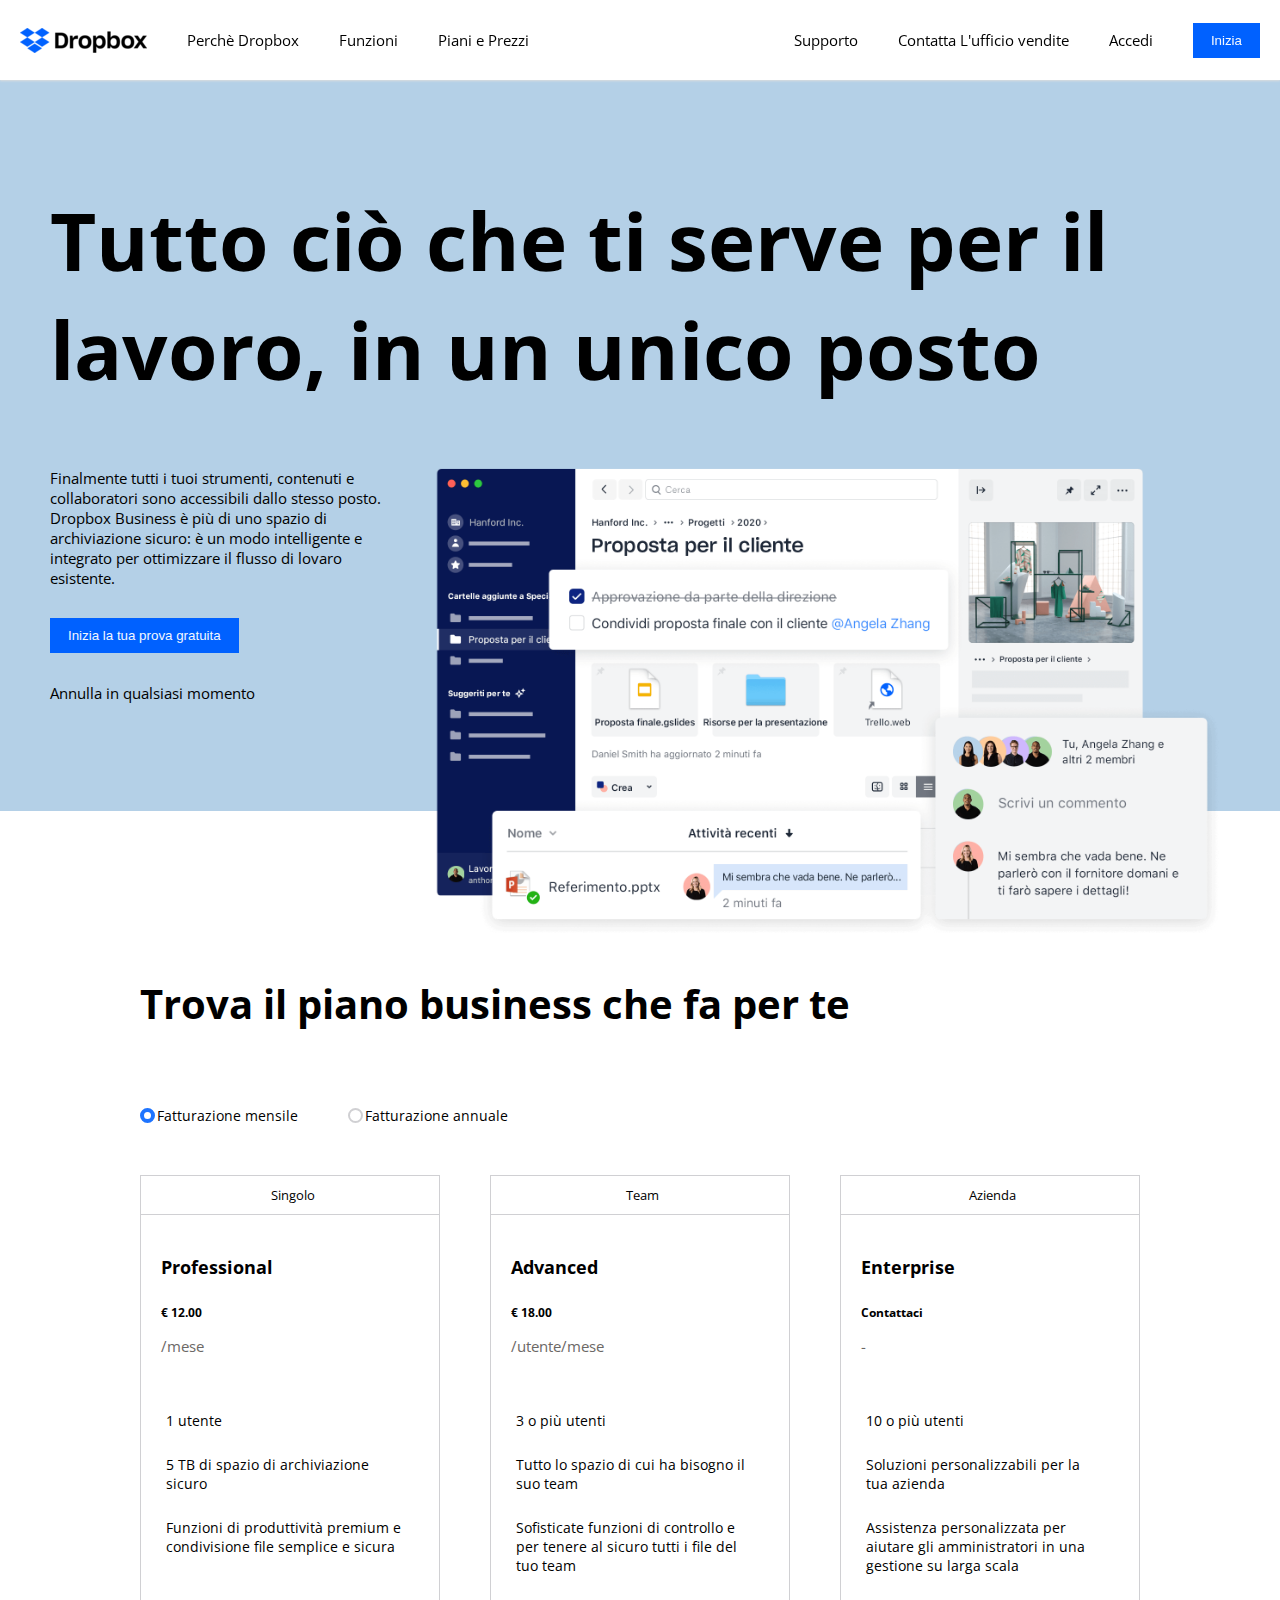
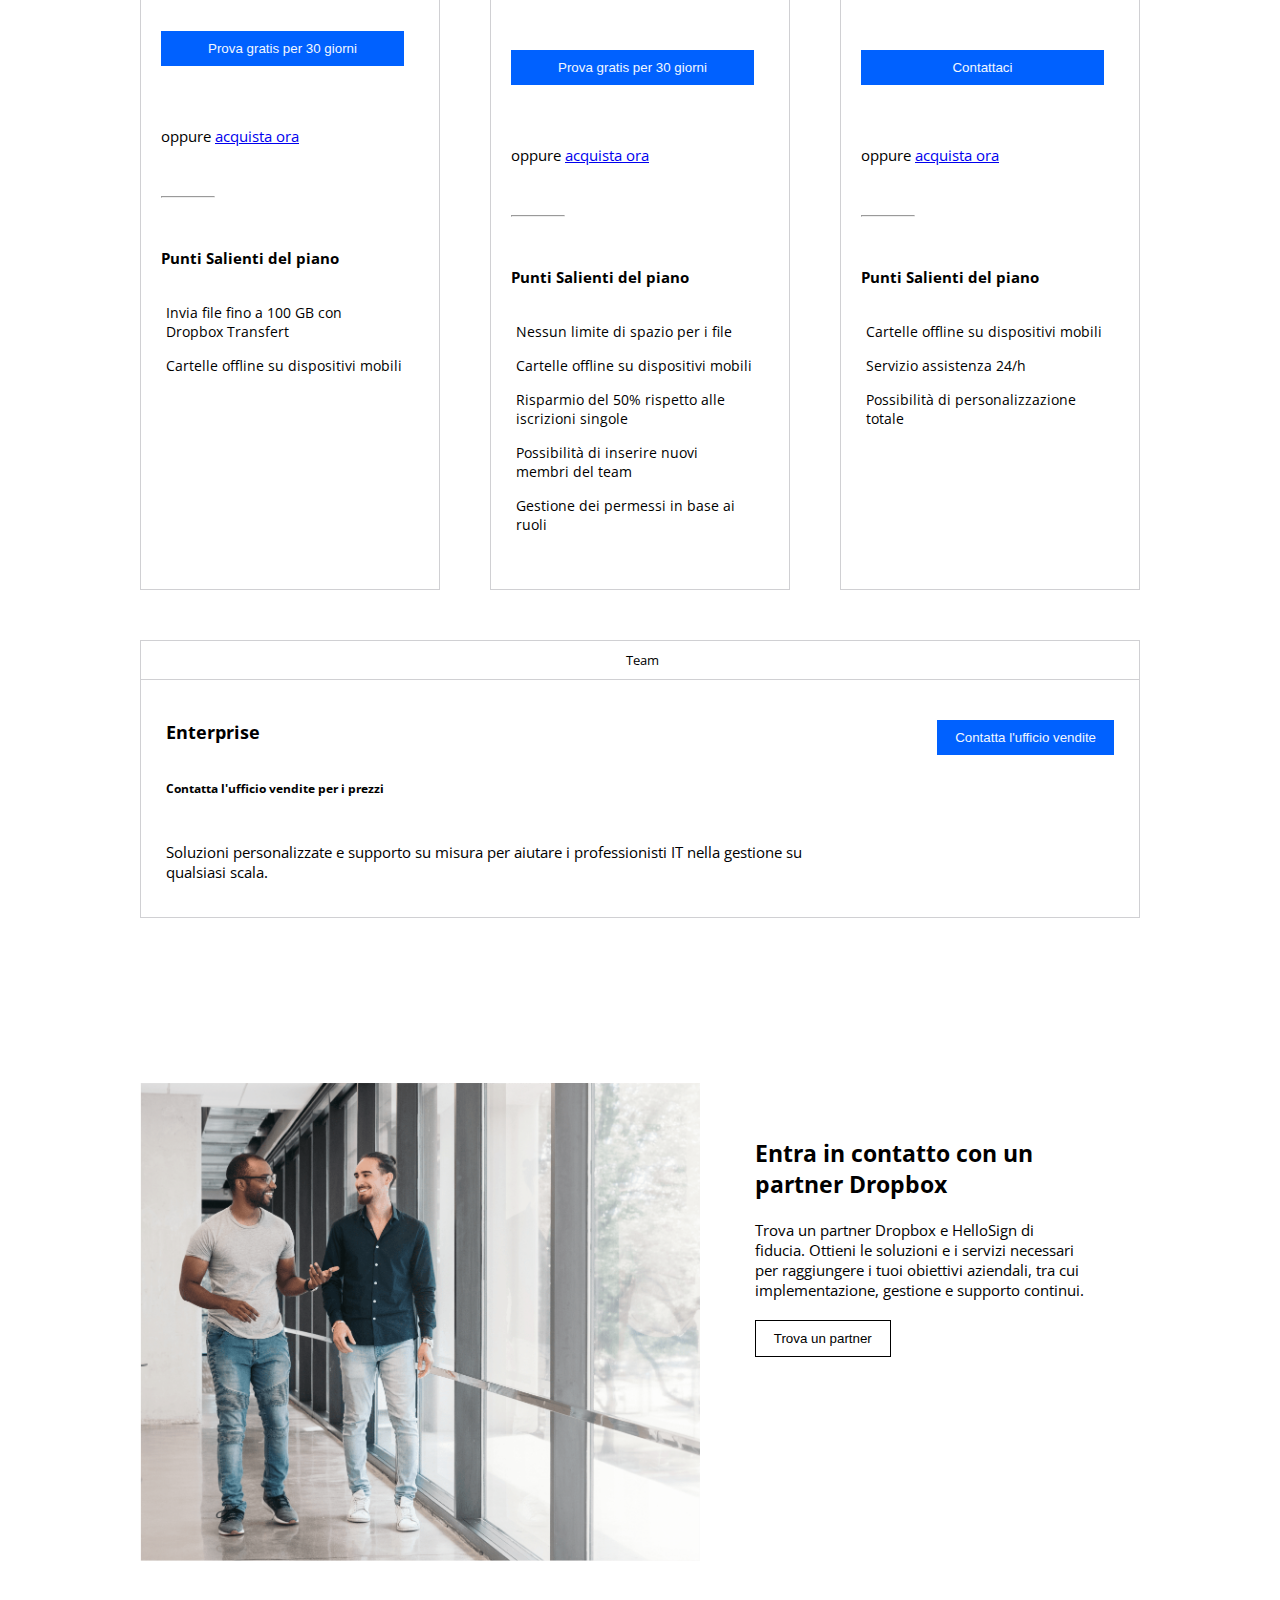
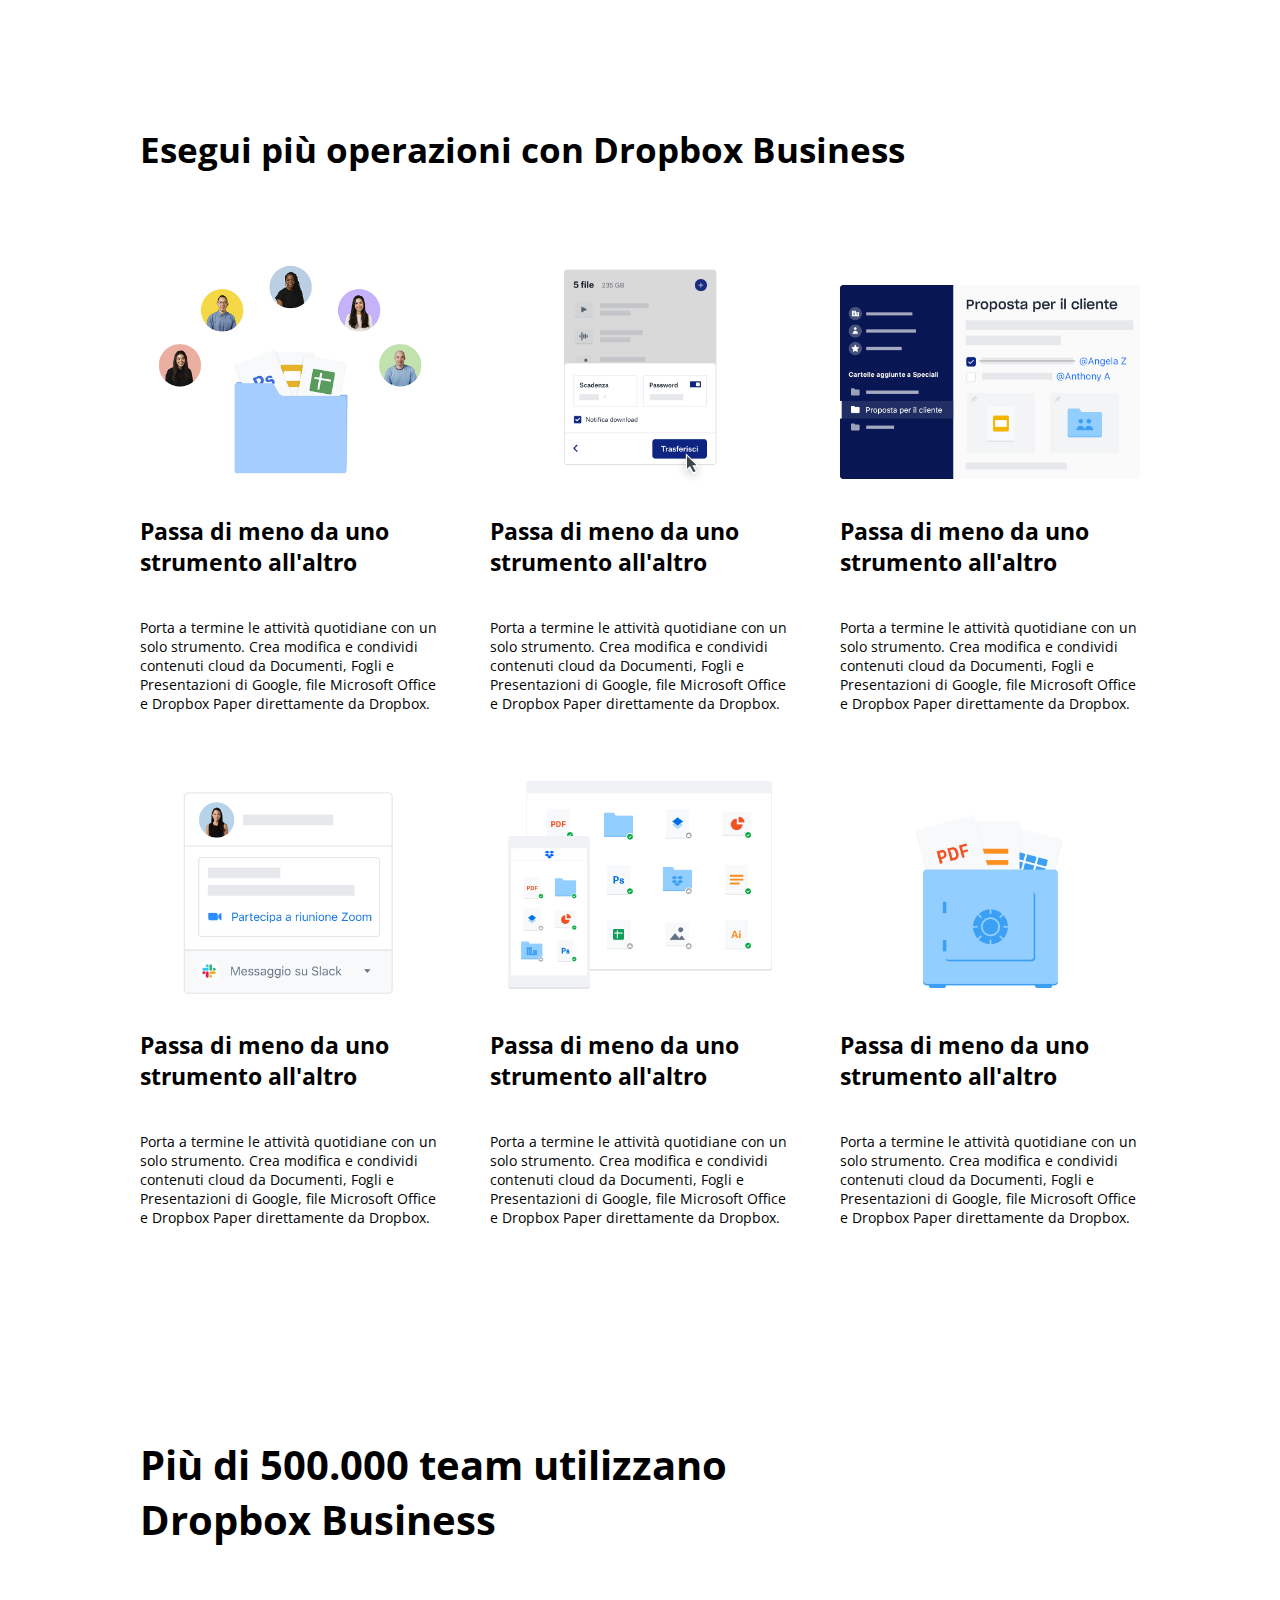
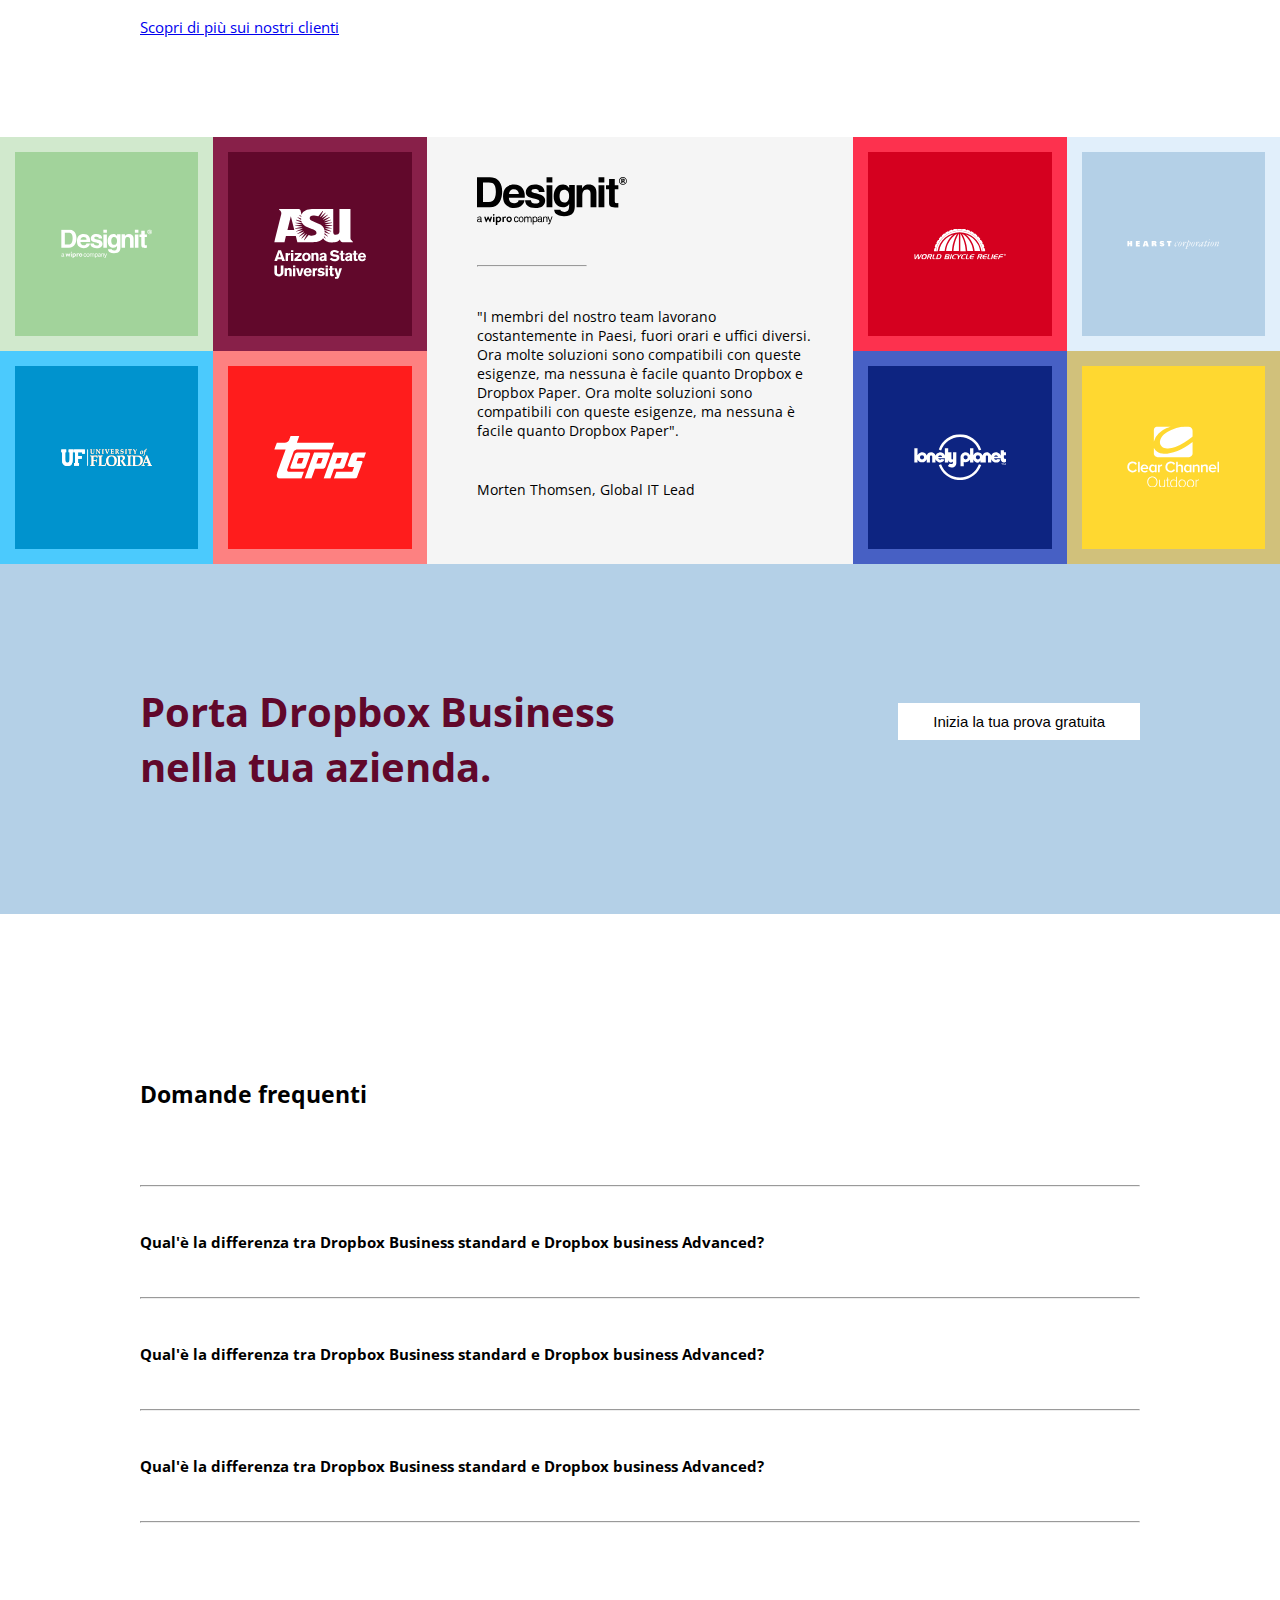
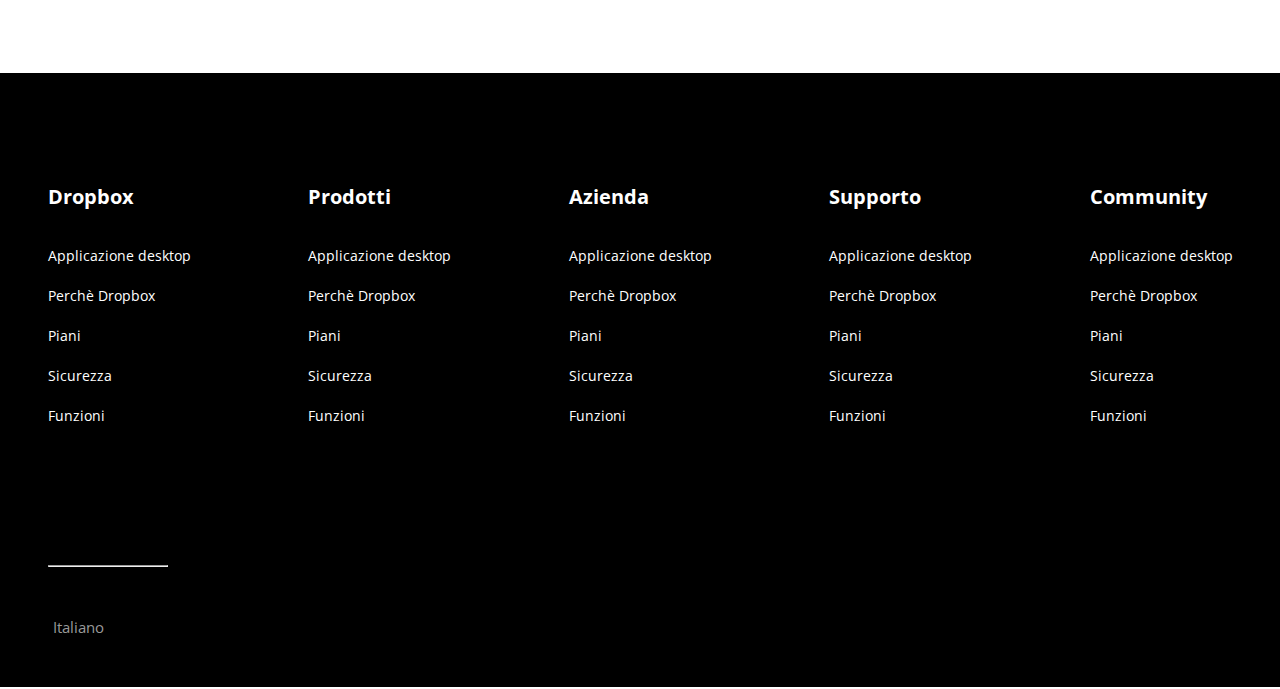
<file: index.html>
<!DOCTYPE html>
<html lang="en">

<head>
    <meta charset="UTF-8">
    <meta name="viewport" content="width=device-width, initial-scale=1.0">
    <title>Dropbox</title>
    <link rel="icon" type="image/x-icon" href="img/dropbox_tile_logo_icon_168230.png">

    <!-- font Open Sans e font-awesome -->
    <link rel="preconnect" href="https://fonts.googleapis.com">
    <link rel="preconnect" href="https://fonts.gstatic.com" crossorigin>
    <link href="https://fonts.googleapis.com/css2?family=Open+Sans:wght@400;800&display=swap" rel="stylesheet">
    <link rel="stylesheet" href="https://cdnjs.cloudflare.com/ajax/libs/font-awesome/6.4.2/css/all.min.css"
        integrity="sha512-z3gLpd7yknf1YoNbCzqRKc4qyor8gaKU1qmn+CShxbuBusANI9QpRohGBreCFkKxLhei6S9CQXFEbbKuqLg0DA=="
        crossorigin="anonymous" referrerpolicy="no-referrer" />

    <!-- my css -->
    <link rel="stylesheet" href="css/style.css">

</head>

<body>
    <!-- intestazione -->

    <header>

        <!-- header nav -->
        <nav class="container-nav">
            <div class="nav-left">
                <img src="img/logo-small.png" alt="logo">
                <ul class="list-header">
                    <li><a href="perchèdropbox.html">Perchè Dropbox</a></li>
                    <li><a href="perchèdropbox.html">Funzioni</a></li>
                    <li><a href="perchèdropbox.html">Piani e Prezzi</a></li>
                </ul>
            </div>
            <div class="nav-right">
                <ul class="list-header">
                    <li><a href="perchèdropbox.html">Supporto</a></li>
                    <li><a href="perchèdropbox.html">Contatta L'ufficio vendite</a></li>
                    <li><a href="perchèdropbox.html">Accedi</a></li>
                </ul>
                <button class="btn">Inizia</button>
            </div>
        </nav>
        <!-- /header nav -->

    </header>
    <!-- /intestazione -->

    <!-- main -->
    <!-- jumbotron -->
    <div class="mega-container">
        <div class="big-cont">
            <div class="header-titolo">
                <h1>Tutto ciò che ti serve per il lavoro, in un unico posto</h1>
            </div>
            <div class="flex-header">
                <div class="left-bottom">
                    <p>Finalmente tutti i tuoi strumenti, contenuti e collaboratori sono accessibili dallo stesso
                        posto.
                        Dropbox Business è più di uno spazio di archiviazione sicuro: è un modo intelligente e
                        integrato
                        per
                        ottimizzare il flusso di lovaro esistente. <br> <button class="btn">Inizia la tua prova
                            gratuita</button><br>
                        Annulla in qualsiasi momento
                    </p>
                    <span><i class="fa-solid fa-arrow-down"></i></span>
                </div>
                <div class="right-bottom">
                    <img class="jumbo-img" src="img/jumbo.png" alt="jumbo-img">
                </div>
            </div>
        </div>
    </div>
    <!-- /jumbotron -->

    <!-- main primi 3 blocchi -->
    <main>
        <div class="mini-cont">
            <h2 class="bottom-75">Trova il piano business che fa per te</h2>
            <div class="input">
                <span class="cerchi"><span class="cerchio1"></span>Fatturazione mensile</span>
                <span class="cerchi"><span class="cerchio2"></span>Fatturazione annuale</span>
            </div>

            <div class="blocchi">

                <!-- blocco1 -->
                <div class="blocco">
                    <div class="piano"><i class="fa-solid fa-user"></i> Singolo</div>
                    <div class="prezzo-piano">
                        <h3>Professional</h3>
                        <span class="prezzo">€ 12.00</span>
                        <span class="utente">/mese</span>
                        <div class="dettaglio-piano">
                            <ul>
                                <li><i class="fa-solid fa-user"></i> 1 utente</li>
                                <li><i class="fa-solid fa-folder"></i>
                                    5 TB di spazio di archiviazione
                                    sicuro
                                </li>
                                <li><i class="fa-solid fa-share-nodes"></i> Funzioni di produttività premium e
                                    condivisione file semplice e sicura</li>
                            </ul>
                            <button class="btn prova">Prova gratis per 30 giorni</button>
                        </div>
                        <div>oppure <a href="#">acquista ora</a></div>
                        <hr class="line-blocchi">
                        <h4>Punti Salienti del piano</h4>
                        <div class="punti-salienti">
                            <ul>
                                <li><i class="fa-solid fa-check"></i> Invia file fino a 100 GB con Dropbox Transfert
                                </li>
                                <li><i class="fa-solid fa-check"></i>
                                    Cartelle offline su dispositivi mobili
                                </li>
                            </ul>
                        </div>
                    </div>
                </div>
                <!-- /blocco1 -->

                <!-- blocco2 -->
                <div class="blocco">
                    <div class="piano"><i class="fa-solid fa-users"></i> Team</div>
                    <div class="prezzo-piano">
                        <h3>Advanced</h3>
                        <span class="prezzo">€ 18.00</span>
                        <span class="utente">/utente/mese</span>
                        <div class="dettaglio-piano">
                            <ul>
                                <li><i class="fa-solid fa-users"></i> 3 o più utenti</li>
                                <li><i class="fa-solid fa-folder"></i>
                                    Tutto lo spazio di cui ha bisogno il suo team
                                </li>
                                <li><i class="fa-solid fa-share-nodes"></i> Sofisticate funzioni di controllo e per
                                    tenere al sicuro tutti i file del tuo team</li>
                            </ul>
                            <button class="btn prova">Prova gratis per 30 giorni</button>
                        </div>
                        <div>oppure <a href="#">acquista ora</a></div>
                        <hr class="line-blocchi">
                        <h4>Punti Salienti del piano</h4>
                        <div class="punti-salienti">
                            <ul>
                                <li><i class="fa-solid fa-check"></i> Nessun limite di spazio per i file</li>
                                <li><i class="fa-solid fa-check"></i> Cartelle offline su dispositivi mobili</li>
                                <li><i class="fa-solid fa-check"></i> Risparmio del 50% rispetto alle iscrizioni singole
                                </li>
                                <li><i class="fa-solid fa-check"></i> Possibilità di inserire nuovi membri del team</li>
                                <li><i class="fa-solid fa-check"></i> Gestione dei permessi in base ai ruoli</li>
                            </ul>
                        </div>
                    </div>
                </div>
                <!-- /blocco2 -->

                <!-- blocco3 -->
                <div class="blocco">
                    <div class="piano"><i class="fa-solid fa-building"></i> Azienda</div>
                    <div class="prezzo-piano">
                        <h3>Enterprise</h3>
                        <span class="prezzo">Contattaci</span>
                        <span class="utente">-</span>
                        <div class="dettaglio-piano">
                            <ul>
                                <li><i class="fa-solid fa-user"></i> 10 o più utenti</li>
                                <li><i class="fa-solid fa-folder"></i>
                                    Soluzioni personalizzabili per la tua azienda
                                </li>
                                <li><i class="fa-solid fa-share-nodes"></i> Assistenza personalizzata per aiutare gli
                                    amministratori in una gestione su larga scala</li>
                            </ul>
                            <button class="btn prova">Contattaci</button>
                        </div>
                        <div>oppure <a href="#">acquista ora</a></div>
                        <hr class="line-blocchi">
                        <h4>Punti Salienti del piano</h4>
                        <div class="punti-salienti">
                            <ul>
                                <li><i class="fa-solid fa-check"></i> Cartelle offline su dispositivi mobili</li>
                                <li><i class="fa-solid fa-check"></i> Servizio assistenza 24/h</li>
                                <li><i class="fa-solid fa-check"></i> Possibilità di personalizzazione totale</li>
                            </ul>
                        </div>
                    </div>
                </div>
                <!-- /blocco3 -->
            </div>
        </div>
        <!-- /main primi 3 blocchi -->

        <!-- main blocco centrale -->

        <div class="blocco-centrale">
            <div class="central-cont">
                <div class="blocco-large">
                    <div class="piano-large"><i class="fa-solid fa-building"></i> Team</div>
                    <div class="prezzo-piano-centrale">
                        <div class="flex-botton">
                            <h3>Enterprise</h3>
                            <button class="btn">Contatta l'ufficio vendite</button>
                        </div>
                        <span class="prezzo">Contatta l'ufficio vendite per i prezzi</span>
                        <span class="solution">Soluzioni personalizzate e supporto su misura per aiutare i
                            professionisti IT nella
                            gestione su qualsiasi scala.
                        </span>
                    </div>

                </div>
            </div>
        </div>
        <!-- /main blocco centrale -->

        <!-- main foto partner -->
        <div class="mini-cont">
            <div class="foto-descrizione">
                <div class="foto-left"><img src="img/partner.png" alt="partner"></div>
                <div class="descrizione-right">
                    <h2>Entra in contatto con un partner Dropbox</h2>
                    <p>Trova un partner Dropbox e HelloSign di fiducia. Ottieni le soluzioni e i servizi necessari per
                        raggiungere i tuoi obiettivi aziendali, tra cui implementazione, gestione e supporto continui.
                    </p>
                    <button class="btn btn-white">Trova un partner</button>
                </div>
            </div>
        </div>
        <!-- /main foto partner -->

        <!-- main 6 box -->
        <div class="mini-cont">
            <h2 class="big-tit">Esegui più operazioni con Dropbox Business</h2>
            <div class="cont-box">
                <div class="box">
                    <div class="foto-box"><img src="img/business-feature-switching-tools.png" alt="tools"></div>
                    <div class="titolino-box">
                        <h2>Passa di meno da uno strumento all'altro</h2>
                    </div>
                    <div class="p-box">Porta a termine le attività quotidiane con un solo strumento. Crea modifica e
                        condividi contenuti cloud da Documenti, Fogli e Presentazioni di Google, file Microsoft Office e
                        Dropbox Paper direttamente da Dropbox.</div>
                </div>
                <div class="box">
                    <div class="foto-box"><img src="img/business-feature-send-files-it.png" alt="send-files"></div>
                    <div class="titolino-box">
                        <h2>Passa di meno da uno strumento all'altro</h2>
                    </div>
                    <div class="p-box">Porta a termine le attività quotidiane con un solo strumento. Crea modifica e
                        condividi contenuti cloud da Documenti, Fogli e Presentazioni di Google, file Microsoft Office e
                        Dropbox Paper direttamente da Dropbox.</div>
                </div>
                <div class="box">
                    <div class="foto-box"><img src="img/business-feature-coordinate-it.png" alt="coordinate-it"></div>
                    <div class="titolino-box">
                        <h2>Passa di meno da uno strumento all'altro</h2>
                    </div>
                    <div class="p-box">Porta a termine le attività quotidiane con un solo strumento. Crea modifica e
                        condividi contenuti cloud da Documenti, Fogli e Presentazioni di Google, file Microsoft Office e
                        Dropbox Paper direttamente da Dropbox.</div>
                </div>
                <div class="box">
                    <div class="foto-box"><img src="img/business-feature-integrations-it.png" alt="integrations"></div>
                    <div class="titolino-box">
                        <h2>Passa di meno da uno strumento all'altro</h2>
                    </div>
                    <div class="p-box">Porta a termine le attività quotidiane con un solo strumento. Crea modifica e
                        condividi contenuti cloud da Documenti, Fogli e Presentazioni di Google, file Microsoft Office e
                        Dropbox Paper direttamente da Dropbox.</div>
                </div>
                <div class="box">
                    <div class="foto-box"><img src="img/business-feature-multi-device.png" alt="multi-device"></div>
                    <div class="titolino-box">
                        <h2>Passa di meno da uno strumento all'altro</h2>
                    </div>
                    <div class="p-box">Porta a termine le attività quotidiane con un solo strumento. Crea modifica e
                        condividi contenuti cloud da Documenti, Fogli e Presentazioni di Google, file Microsoft Office e
                        Dropbox Paper direttamente da Dropbox.</div>
                </div>
                <div class="box">
                    <div class="foto-box"><img src="img/business-feature-security.png" alt="security"></div>
                    <div class="titolino-box">
                        <h2>Passa di meno da uno strumento all'altro</h2>
                    </div>
                    <div class="p-box">Porta a termine le attività quotidiane con un solo strumento. Crea modifica e
                        condividi contenuti cloud da Documenti, Fogli e Presentazioni di Google, file Microsoft Office e
                        Dropbox Paper direttamente da Dropbox.</div>
                </div>

            </div>
        </div>
        <!-- /main 6 box -->

        <!-- partner dropbox -->
        <div class="mini-cont">
            <h2 class="larg-70">Più di 500.000 team utilizzano Dropbox Business</h2>
            <a href="#">Scopri di più sui nostri clienti</a>
        </div>
        <!-- partner left -->
        <div class="cont-partner">
            <div class="partner-left">
                <div class="partner1 l-r"><img class="partner-img" src="img/designit.svg" alt="designit"></div>
                <div class="partner2 l-r"><img class="partner-img" src="img/arizona_state_university.svg" alt="arizona">
                </div>
                <div class="partner3 l-r"><img class="partner-img" src="img/university_of_florida.svg" alt="florida">
                </div>
                <div class="partner4 l-r"><img class="partner-img" src="img/topps.svg" alt="topps"></div>
            </div>
            <!-- /partner left -->
            <!-- partner center -->
            <div class="partner-center">
                <div class="partner"><img src="img/designit.svg" alt=""></div>
                <hr class="line">
                <div class="partner-p">
                    <p>"I membri del nostro team lavorano costantemente in Paesi, fuori orari e uffici diversi. Ora
                        molte soluzioni sono compatibili con queste esigenze, ma nessuna è facile quanto Dropbox e
                        Dropbox Paper. Ora molte soluzioni sono compatibili con queste esigenze, ma nessuna è facile
                        quanto Dropbox Paper".</p>
                </div>
                <div class="partner-aut">Morten Thomsen, Global IT Lead</div>
            </div>
            <!-- /partner center -->
            <!-- partner right -->
            <div class="partner-right">
                <div class="partner5 l-r"><img class="partner-img" src="img/world_bicycle_relief.svg" alt="bycicle">
                </div>
                <div class="partner6 l-r"><img class="partner-img" src="img/hearst_corp.svg" alt="hearst">
                </div>
                <div class="partner7 l-r"><img class="partner-img" src="img/lonely_planet.svg" alt="lonely"></div>
                <div class="partner8 l-r"><img class="partner-img" src="img/clear_channel.svg" alt="clear"></div>
            </div>
            <!-- /partner right -->
        </div>
        <!-- /partner dropbox -->

        <!-- diventa partner -->
        <div class="cont-diventa-pa">
            <div class="cont-pa">
                <div class="cont-left">
                    <h3 class="titolino-pa">Porta Dropbox Business nella tua azienda.</h3>
                </div>
                <div class="cont-right">
                    <button class="btn btn-inizia">Inizia la tua prova gratuita</button>
                </div>
            </div>
        </div>
        <!-- /diventa partner -->

        <!-- domande frequenti -->
        <div class="mini-cont">
            <h2 class="title-question">Domande frequenti</h2>
            <hr class="line-question">
            <div class="question-icon">
                <div class="domanda">Qual'è la differenza tra Dropbox Business standard e
                    Dropbox business Advanced?
                    <p class="bonus-p">Lorem ipsum dolor sit amet consectetur adipisicing elit. Veritatis, quas fuga
                        numquam amet tenetur adipisci mollitia nulla libero cumque quam quis officia culpa soluta
                        voluptas quo aut! Asperiores, voluptatibus minima!</p>
                </div>

                <div class="change-chevron"><i class="fa-solid fa-chevron-up"></i><i
                        class="fa-solid fa-chevron-down"></i></div>
            </div>
            <hr class="line-question">
            <div class="question-icon">
                <div class="domanda">Qual'è la differenza tra Dropbox Business standard e Dropbox business Advanced?
                    <p class="bonus-p">Lorem ipsum dolor sit amet consectetur adipisicing elit. Veritatis, quas fuga
                        numquam amet tenetur adipisci mollitia nulla libero cumque quam quis officia culpa soluta
                        voluptas quo aut! Asperiores, voluptatibus minima!</p>
                </div>
                <div class="change-chevron"><i class="fa-solid fa-chevron-up"></i><i
                        class="fa-solid fa-chevron-down"></i></div>
            </div>
            <hr class="line-question">
            <div class="question-icon">
                <div class="domanda">Qual'è la differenza tra Dropbox Business standard e Dropbox business Advanced?
                    <p class="bonus-p">Lorem ipsum dolor sit amet consectetur adipisicing elit. Veritatis, quas fuga
                        numquam amet tenetur adipisci mollitia nulla libero cumque quam quis officia culpa soluta
                        voluptas quo aut! Asperiores, voluptatibus minima!</p>
                </div>
                <div class="change-chevron"><i class="fa-solid fa-chevron-up"></i><i
                        class="fa-solid fa-chevron-down"></i></div>
            </div>
            <hr class="line-question2">
        </div>
        <!-- /domande frequenti -->

    </main>
    <!-- /main -->

    <!-- footer -->
    <footer>
        <div class="mega-foot">
            <div class="cont-footer">
                <div class="list">

                    <ul class="list-foot">
                        <li>
                            <h3 class="titolino-list">Dropbox</h3>
                        </li>
                        <li class="margin-list"><a class="link-foot" href="#">Applicazione desktop</a></li>
                        <li class="margin-list"><a class="link-foot" href="#">Perchè Dropbox</a></li>
                        <li class="margin-list"><a class="link-foot" href="#">Piani</a></li>
                        <li class="margin-list"><a class="link-foot" href="#">Sicurezza</a></li>
                        <li class="margin-list"><a class="link-foot" href="#">Funzioni</a></li>
                    </ul>

                    <ul class="list-foot">
                        <li>
                            <h3 class="titolino-list">Prodotti</h3>
                        </li>
                        <li class="margin-list"><a class="link-foot" href="#">Applicazione desktop</a></li>
                        <li class="margin-list"><a class="link-foot" href="#">Perchè Dropbox</a></li>
                        <li class="margin-list"><a class="link-foot" href="#">Piani</a></li>
                        <li class="margin-list"><a class="link-foot" href="#">Sicurezza</a></li>
                        <li class="margin-list"><a class="link-foot" href="#">Funzioni</a></li>
                    </ul>

                    <ul class="list-foot">
                        <li>
                            <h3 class="titolino-list">Azienda</h3>
                        </li>
                        <li class="margin-list"><a class="link-foot" href="#">Applicazione desktop</a></li>
                        <li class="margin-list"><a class="link-foot" href="#">Perchè Dropbox</a></li>
                        <li class="margin-list"><a class="link-foot" href="#">Piani</a></li>
                        <li class="margin-list"><a class="link-foot" href="#">Sicurezza</a></li>
                        <li class="margin-list"><a class="link-foot" href="#">Funzioni</a></li>
                    </ul>

                    <ul class="list-foot">
                        <li>
                            <h3 class="titolino-list">Supporto</h3>
                        </li>
                        <li class="margin-list"><a class="link-foot" href="#">Applicazione desktop</a></li>
                        <li class="margin-list"><a class="link-foot" href="#">Perchè Dropbox</a></li>
                        <li class="margin-list"><a class="link-foot" href="#">Piani</a></li>
                        <li class="margin-list"><a class="link-foot" href="#">Sicurezza</a></li>
                        <li class="margin-list"><a class="link-foot" href="#">Funzioni</a></li>
                    </ul>

                    <ul class="list-foot">
                        <li>
                            <h3 class="titolino-list">Community</h3>
                        </li>
                        <li class="margin-list"><a class="link-foot" href="#">Applicazione desktop</a></li>
                        <li class="margin-list"><a class="link-foot" href="#">Perchè Dropbox</a></li>
                        <li class="margin-list"><a class="link-foot" href="#">Piani</a></li>
                        <li class="margin-list"><a class="link-foot" href="#">Sicurezza</a></li>
                        <li class="margin-list"><a class="link-foot" href="#">Funzioni</a></li>
                    </ul>
                </div>
                <!-- linea e linguaggio -->
                <hr class="line-foot">
                <div class="lenguage">
                    <div class="select-leng"><i class="fa-solid fa-earth-americas"></i> Italiano <i
                            class="fa-solid fa-caret-up"></i>
                    </div>
                    <ul>
                        <li><a id="dec-a" href="#">German</a></li>
                        <li><a id="dec-a" href="#">English</a></li>
                        <li><a id="dec-a" href="#">Arabic</a></li>
                        <li><a id="dec-a" href="#">Spanish</a></li>
                        <li><a id="dec-a" href="#">Chinese</a></li>
                        <li><a id="dec-a" href="#">Japanese</a></li>
                    </ul>

                </div>

                <!-- /linea e linguaggio -->
            </div>
        </div>
    </footer>
    <!-- /footer -->

</body>

</html>
</file>
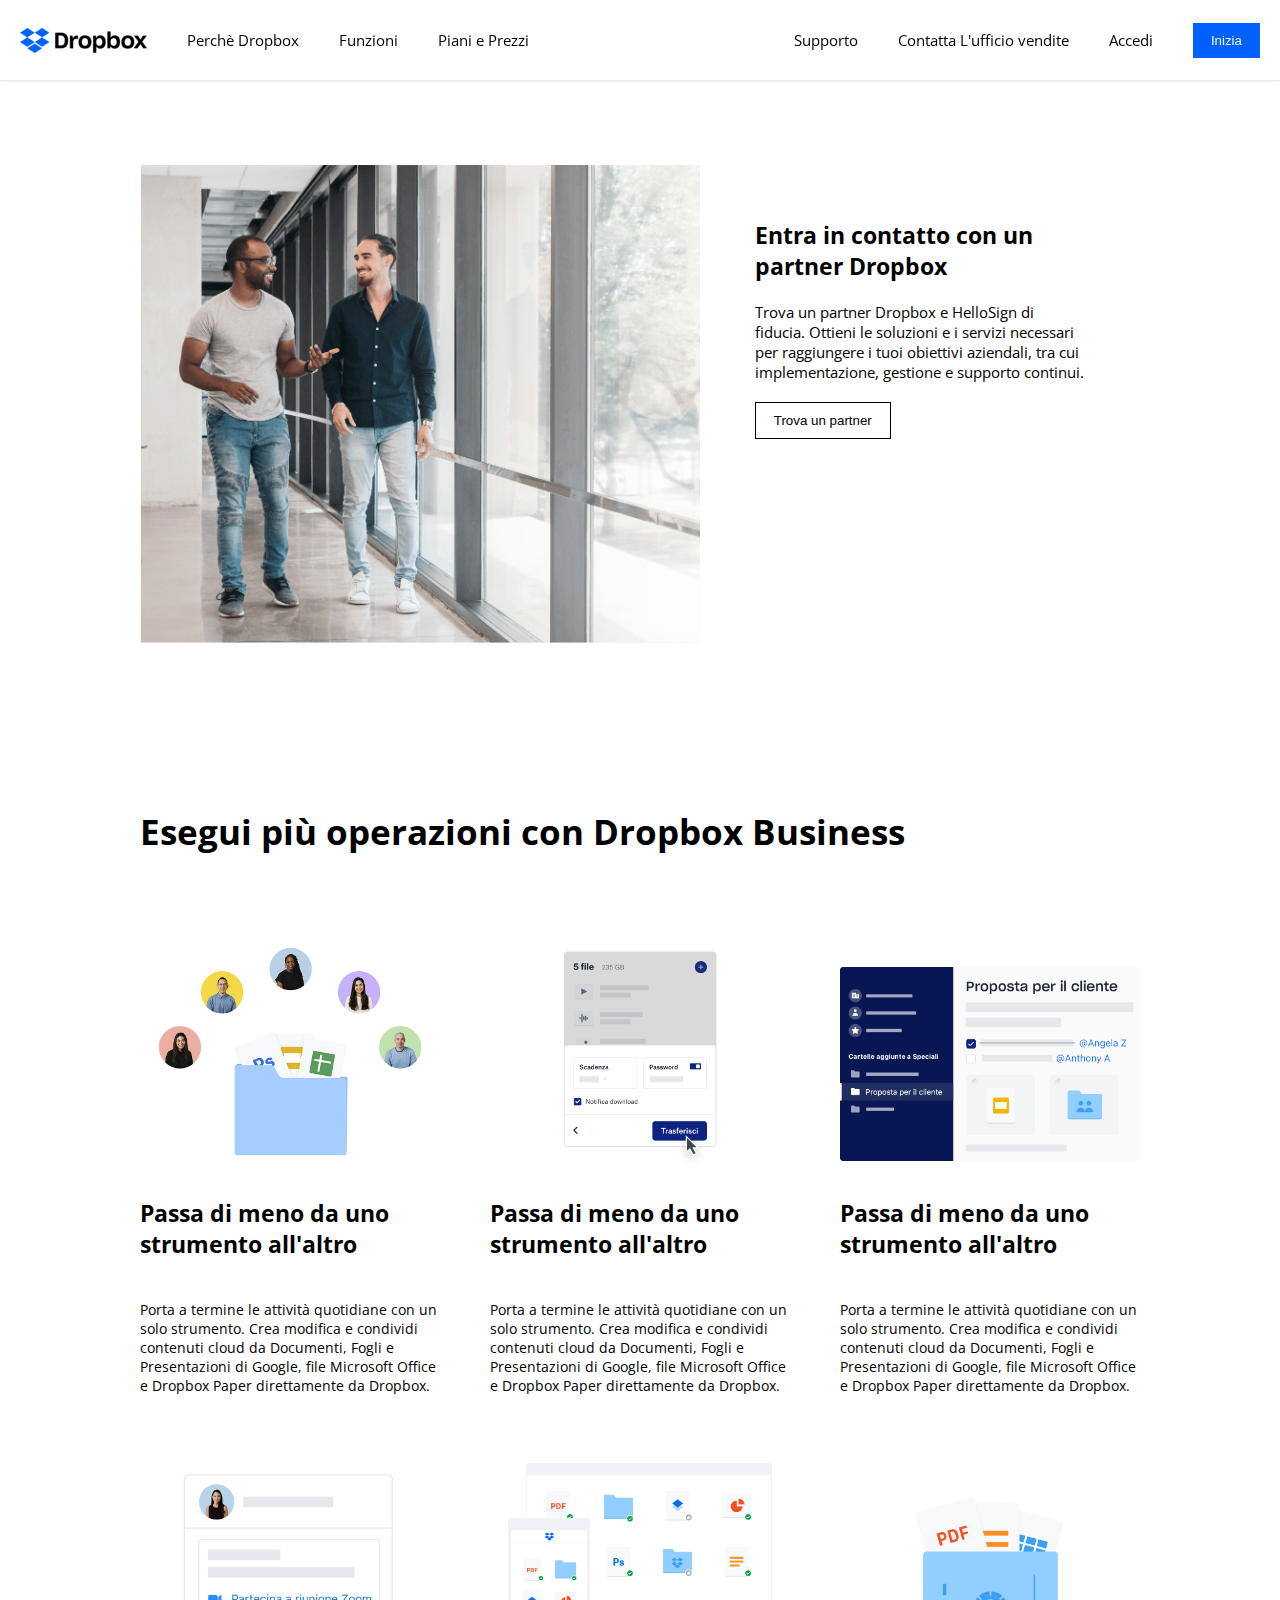
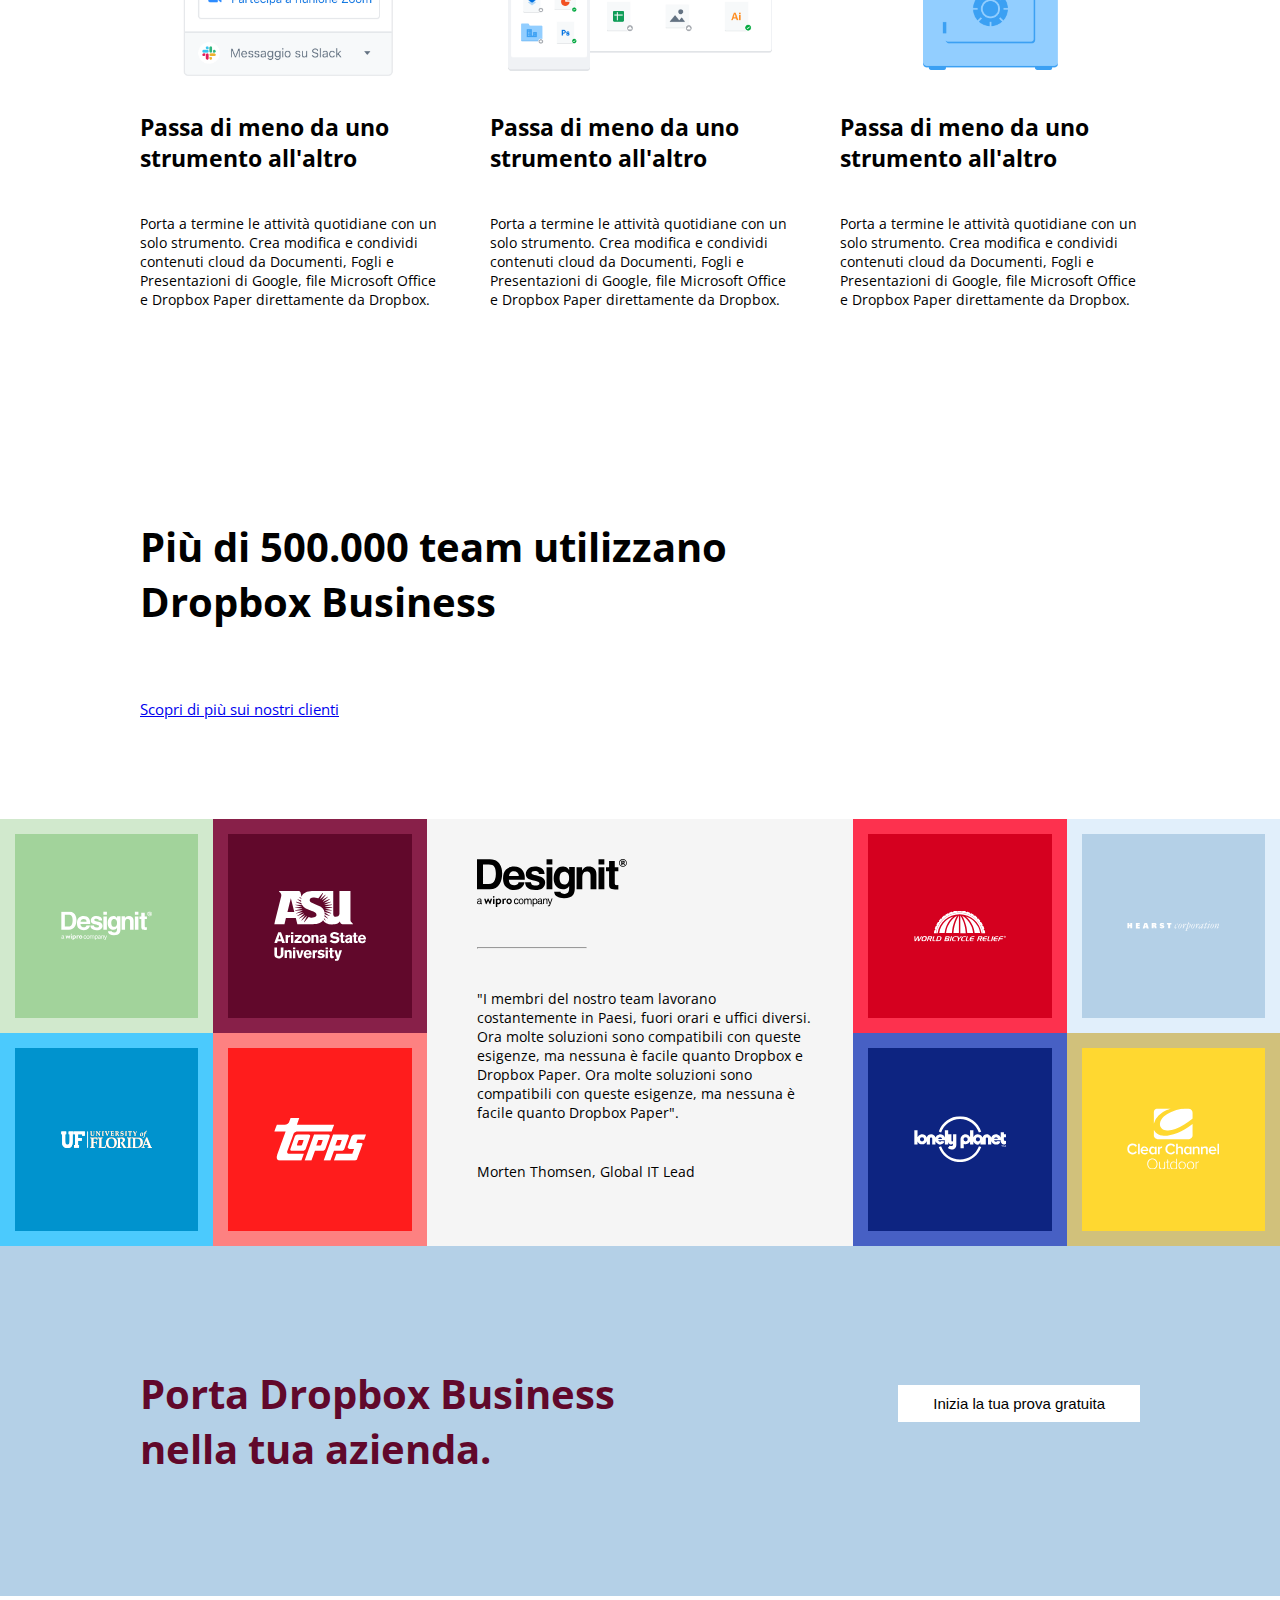
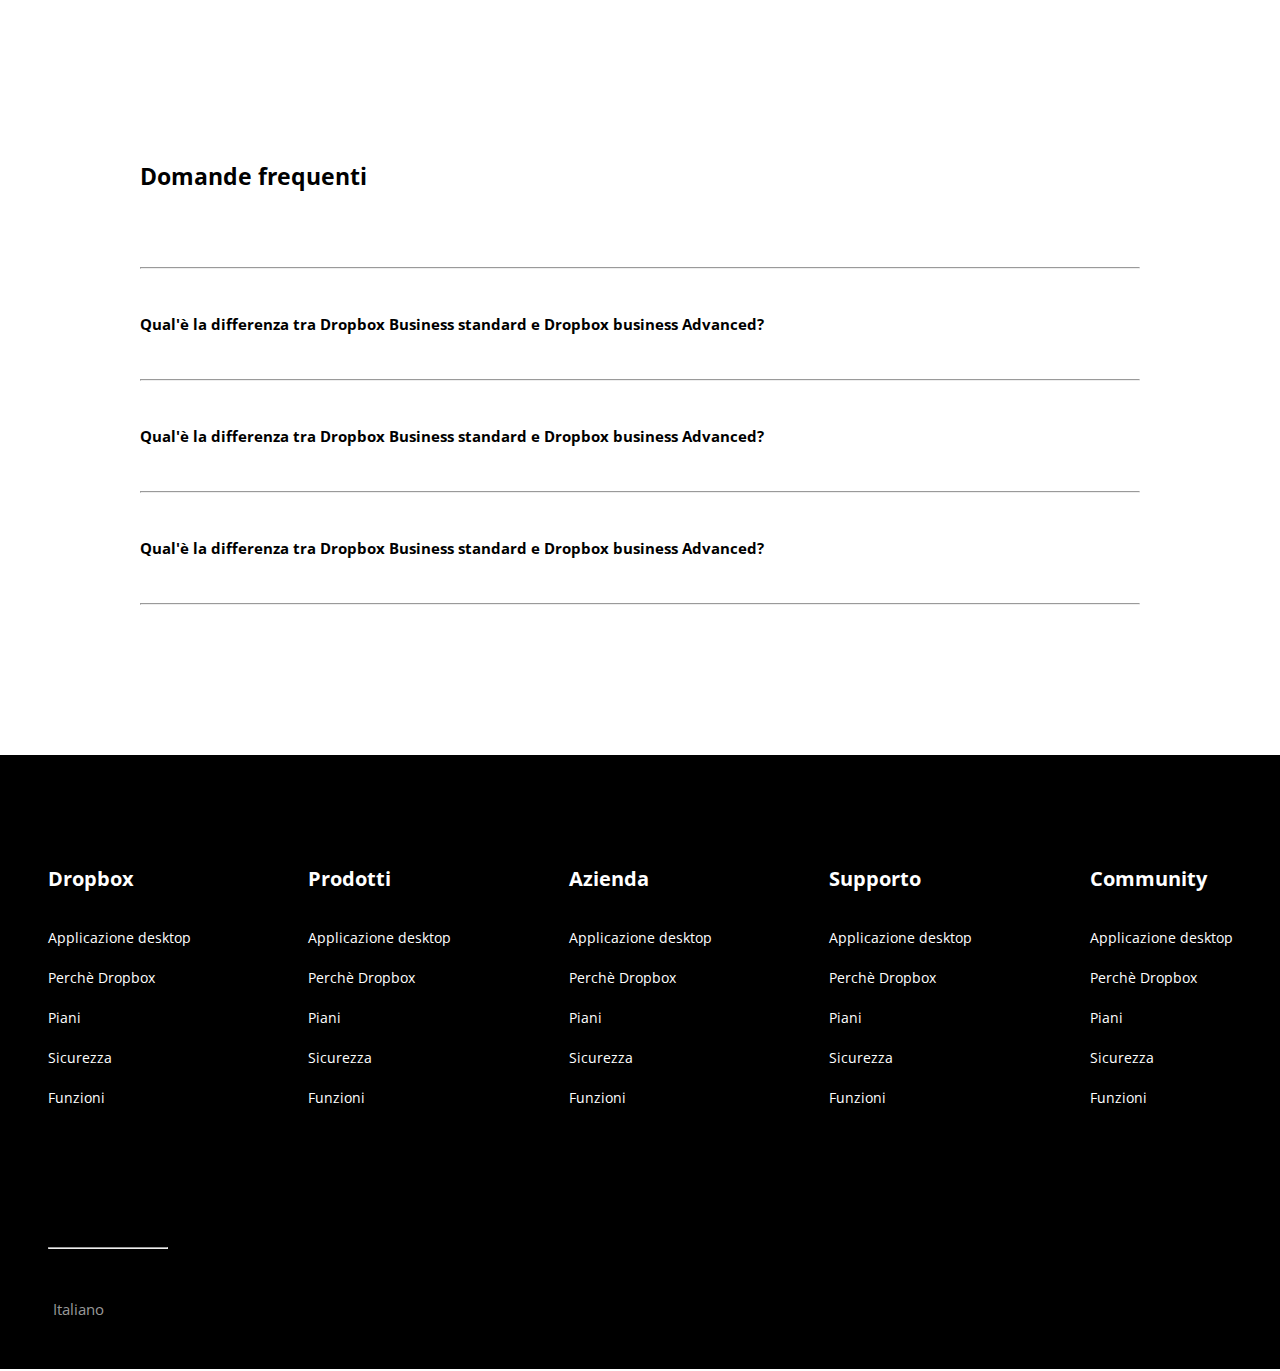
<file: perchèdropbox.html>
<!DOCTYPE html>
<html lang="en">

<head>
    <meta charset="UTF-8">
    <meta name="viewport" content="width=device-width, initial-scale=1.0">
    <title>Perchè Dropbox</title>
    <link rel="icon" type="image/x-icon" href="img/dropbox_tile_logo_icon_168230.png">

    <!-- font Open Sans e font-awesome -->
    <link rel="preconnect" href="https://fonts.googleapis.com">
    <link rel="preconnect" href="https://fonts.gstatic.com" crossorigin>
    <link href="https://fonts.googleapis.com/css2?family=Open+Sans:wght@400;800&display=swap" rel="stylesheet">
    <link rel="stylesheet" href="https://cdnjs.cloudflare.com/ajax/libs/font-awesome/6.4.2/css/all.min.css"
        integrity="sha512-z3gLpd7yknf1YoNbCzqRKc4qyor8gaKU1qmn+CShxbuBusANI9QpRohGBreCFkKxLhei6S9CQXFEbbKuqLg0DA=="
        crossorigin="anonymous" referrerpolicy="no-referrer" />

    <link rel="stylesheet" href="css/style.css">

</head>

<body>
    <!-- intestazione -->

    <header>

        <!-- header nav -->
        <nav class="container-nav">
            <div class="nav-left">
                <img src="img/logo-small.png" alt="logo">
                <ul class="list-header">
                    <li><a href="#">Perchè Dropbox</a></li>
                    <li><a href="#">Funzioni</a></li>
                    <li><a href="#">Piani e Prezzi</a></li>
                </ul>
            </div>
            <div class="nav-right">
                <ul class="list-header">
                    <li><a href="#">Supporto</a></li>
                    <li><a href="#">Contatta L'ufficio vendite</a></li>
                    <li><a href="#">Accedi</a></li>
                </ul>
                <button class="btn">Inizia</button>
            </div>
        </nav>
        <!-- /header nav -->

    </header>
    <!-- /intestazione -->
    <main> <!-- main foto partner -->
        <div class="mini-cont">
            <div class="foto-descrizione">
                <div class="foto-left"><img src="img/partner.png" alt="partner"></div>
                <div class="descrizione-right">
                    <h2>Entra in contatto con un partner Dropbox</h2>
                    <p>Trova un partner Dropbox e HelloSign di fiducia. Ottieni le soluzioni e i servizi necessari per
                        raggiungere i tuoi obiettivi aziendali, tra cui implementazione, gestione e supporto continui.
                    </p>
                    <button class="btn btn-white">Trova un partner</button>
                </div>
            </div>
        </div>
        <!-- /main foto partner -->

        <!-- main 6 box -->
        <div class="mini-cont">
            <h2 class="big-tit">Esegui più operazioni con Dropbox Business</h2>
            <div class="cont-box">
                <div class="box">
                    <div class="foto-box"><img src="img/business-feature-switching-tools.png" alt="tools"></div>
                    <div class="titolino-box">
                        <h2>Passa di meno da uno strumento all'altro</h2>
                    </div>
                    <div class="p-box">Porta a termine le attività quotidiane con un solo strumento. Crea modifica e
                        condividi contenuti cloud da Documenti, Fogli e Presentazioni di Google, file Microsoft Office e
                        Dropbox Paper direttamente da Dropbox.</div>
                </div>
                <div class="box">
                    <div class="foto-box"><img src="img/business-feature-send-files-it.png" alt="send-files"></div>
                    <div class="titolino-box">
                        <h2>Passa di meno da uno strumento all'altro</h2>
                    </div>
                    <div class="p-box">Porta a termine le attività quotidiane con un solo strumento. Crea modifica e
                        condividi contenuti cloud da Documenti, Fogli e Presentazioni di Google, file Microsoft Office e
                        Dropbox Paper direttamente da Dropbox.</div>
                </div>
                <div class="box">
                    <div class="foto-box"><img src="img/business-feature-coordinate-it.png" alt="coordinate-it"></div>
                    <div class="titolino-box">
                        <h2>Passa di meno da uno strumento all'altro</h2>
                    </div>
                    <div class="p-box">Porta a termine le attività quotidiane con un solo strumento. Crea modifica e
                        condividi contenuti cloud da Documenti, Fogli e Presentazioni di Google, file Microsoft Office e
                        Dropbox Paper direttamente da Dropbox.</div>
                </div>
                <div class="box">
                    <div class="foto-box"><img src="img/business-feature-integrations-it.png" alt="integrations"></div>
                    <div class="titolino-box">
                        <h2>Passa di meno da uno strumento all'altro</h2>
                    </div>
                    <div class="p-box">Porta a termine le attività quotidiane con un solo strumento. Crea modifica e
                        condividi contenuti cloud da Documenti, Fogli e Presentazioni di Google, file Microsoft Office e
                        Dropbox Paper direttamente da Dropbox.</div>
                </div>
                <div class="box">
                    <div class="foto-box"><img src="img/business-feature-multi-device.png" alt="multi-device"></div>
                    <div class="titolino-box">
                        <h2>Passa di meno da uno strumento all'altro</h2>
                    </div>
                    <div class="p-box">Porta a termine le attività quotidiane con un solo strumento. Crea modifica e
                        condividi contenuti cloud da Documenti, Fogli e Presentazioni di Google, file Microsoft Office e
                        Dropbox Paper direttamente da Dropbox.</div>
                </div>
                <div class="box">
                    <div class="foto-box"><img src="img/business-feature-security.png" alt="security"></div>
                    <div class="titolino-box">
                        <h2>Passa di meno da uno strumento all'altro</h2>
                    </div>
                    <div class="p-box">Porta a termine le attività quotidiane con un solo strumento. Crea modifica e
                        condividi contenuti cloud da Documenti, Fogli e Presentazioni di Google, file Microsoft Office e
                        Dropbox Paper direttamente da Dropbox.</div>
                </div>

            </div>
        </div>
        <!-- /main 6 box -->

        <!-- partner dropbox -->
        <div class="mini-cont">
            <h2 class="larg-70">Più di 500.000 team utilizzano Dropbox Business</h2>
            <a href="#">Scopri di più sui nostri clienti</a>
        </div>
        <!-- partner left -->
        <div class="cont-partner">
            <div class="partner-left">
                <div class="partner1 l-r"><img class="partner-img" src="img/designit.svg" alt="designit"></div>
                <div class="partner2 l-r"><img class="partner-img" src="img/arizona_state_university.svg" alt="arizona">
                </div>
                <div class="partner3 l-r"><img class="partner-img" src="img/university_of_florida.svg" alt="florida">
                </div>
                <div class="partner4 l-r"><img class="partner-img" src="img/topps.svg" alt="topps"></div>
            </div>
            <!-- /partner left -->
            <!-- partner center -->
            <div class="partner-center">
                <div class="partner"><img src="img/designit.svg" alt=""></div>
                <hr class="line">
                <div class="partner-p">
                    <p>"I membri del nostro team lavorano costantemente in Paesi, fuori orari e uffici diversi. Ora
                        molte soluzioni sono compatibili con queste esigenze, ma nessuna è facile quanto Dropbox e
                        Dropbox Paper. Ora molte soluzioni sono compatibili con queste esigenze, ma nessuna è facile
                        quanto Dropbox Paper".</p>
                </div>
                <div class="partner-aut">Morten Thomsen, Global IT Lead</div>
            </div>
            <!-- /partner center -->
            <!-- partner right -->
            <div class="partner-right">
                <div class="partner5 l-r"><img class="partner-img" src="img/world_bicycle_relief.svg" alt="bycicle">
                </div>
                <div class="partner6 l-r"><img class="partner-img" src="img/hearst_corp.svg" alt="hearst">
                </div>
                <div class="partner7 l-r"><img class="partner-img" src="img/lonely_planet.svg" alt="lonely"></div>
                <div class="partner8 l-r"><img class="partner-img" src="img/clear_channel.svg" alt="clear"></div>
            </div>
            <!-- /partner right -->
        </div>
        <!-- /partner dropbox -->

        <!-- diventa partner -->
        <div class="cont-diventa-pa">
            <div class="cont-pa">
                <div class="cont-left">
                    <h3 class="titolino-pa">Porta Dropbox Business nella tua azienda.</h3>
                </div>
                <div class="cont-right">
                    <button class="btn btn-inizia">Inizia la tua prova gratuita</button>
                </div>
            </div>
        </div>
        <!-- /diventa partner -->

        <!-- domande frequenti -->
        <div class="mini-cont">
            <h2 class="title-question">Domande frequenti</h2>
            <hr class="line-question">
            <div class="question-icon">
                <div class="domanda">Qual'è la differenza tra Dropbox Business standard e
                    Dropbox business Advanced?
                    <p class="bonus-p">Lorem ipsum dolor sit amet consectetur adipisicing elit. Veritatis, quas fuga
                        numquam amet tenetur adipisci mollitia nulla libero cumque quam quis officia culpa soluta
                        voluptas quo aut! Asperiores, voluptatibus minima!</p>
                </div>

                <div class="change-chevron"><i class="fa-solid fa-chevron-up"></i><i
                        class="fa-solid fa-chevron-down"></i></div>
            </div>
            <hr class="line-question">
            <div class="question-icon">
                <div class="domanda">Qual'è la differenza tra Dropbox Business standard e Dropbox business Advanced?
                    <p class="bonus-p">Lorem ipsum dolor sit amet consectetur adipisicing elit. Veritatis, quas fuga
                        numquam amet tenetur adipisci mollitia nulla libero cumque quam quis officia culpa soluta
                        voluptas quo aut! Asperiores, voluptatibus minima!</p>
                </div>
                <div class="change-chevron"><i class="fa-solid fa-chevron-up"></i><i
                        class="fa-solid fa-chevron-down"></i></div>
            </div>
            <hr class="line-question">
            <div class="question-icon">
                <div class="domanda">Qual'è la differenza tra Dropbox Business standard e Dropbox business Advanced?
                    <p class="bonus-p">Lorem ipsum dolor sit amet consectetur adipisicing elit. Veritatis, quas fuga
                        numquam amet tenetur adipisci mollitia nulla libero cumque quam quis officia culpa soluta
                        voluptas quo aut! Asperiores, voluptatibus minima!</p>
                </div>
                <div class="change-chevron"><i class="fa-solid fa-chevron-up"></i><i
                        class="fa-solid fa-chevron-down"></i></div>
            </div>
            <hr class="line-question2">
        </div>
        <!-- /domande frequenti -->
    </main>
    <!-- footer -->
    <footer>
        <div class="mega-foot">
            <div class="cont-footer">
                <div class="list">

                    <ul class="list-foot">
                        <li>
                            <h3 class="titolino-list">Dropbox</h3>
                        </li>
                        <li class="margin-list"><a class="link-foot" href="#">Applicazione desktop</a></li>
                        <li class="margin-list"><a class="link-foot" href="#">Perchè Dropbox</a></li>
                        <li class="margin-list"><a class="link-foot" href="#">Piani</a></li>
                        <li class="margin-list"><a class="link-foot" href="#">Sicurezza</a></li>
                        <li class="margin-list"><a class="link-foot" href="#">Funzioni</a></li>
                    </ul>

                    <ul class="list-foot">
                        <li>
                            <h3 class="titolino-list">Prodotti</h3>
                        </li>
                        <li class="margin-list"><a class="link-foot" href="#">Applicazione desktop</a></li>
                        <li class="margin-list"><a class="link-foot" href="#">Perchè Dropbox</a></li>
                        <li class="margin-list"><a class="link-foot" href="#">Piani</a></li>
                        <li class="margin-list"><a class="link-foot" href="#">Sicurezza</a></li>
                        <li class="margin-list"><a class="link-foot" href="#">Funzioni</a></li>
                    </ul>

                    <ul class="list-foot">
                        <li>
                            <h3 class="titolino-list">Azienda</h3>
                        </li>
                        <li class="margin-list"><a class="link-foot" href="#">Applicazione desktop</a></li>
                        <li class="margin-list"><a class="link-foot" href="#">Perchè Dropbox</a></li>
                        <li class="margin-list"><a class="link-foot" href="#">Piani</a></li>
                        <li class="margin-list"><a class="link-foot" href="#">Sicurezza</a></li>
                        <li class="margin-list"><a class="link-foot" href="#">Funzioni</a></li>
                    </ul>

                    <ul class="list-foot">
                        <li>
                            <h3 class="titolino-list">Supporto</h3>
                        </li>
                        <li class="margin-list"><a class="link-foot" href="#">Applicazione desktop</a></li>
                        <li class="margin-list"><a class="link-foot" href="#">Perchè Dropbox</a></li>
                        <li class="margin-list"><a class="link-foot" href="#">Piani</a></li>
                        <li class="margin-list"><a class="link-foot" href="#">Sicurezza</a></li>
                        <li class="margin-list"><a class="link-foot" href="#">Funzioni</a></li>
                    </ul>

                    <ul class="list-foot">
                        <li>
                            <h3 class="titolino-list">Community</h3>
                        </li>
                        <li class="margin-list"><a class="link-foot" href="#">Applicazione desktop</a></li>
                        <li class="margin-list"><a class="link-foot" href="#">Perchè Dropbox</a></li>
                        <li class="margin-list"><a class="link-foot" href="#">Piani</a></li>
                        <li class="margin-list"><a class="link-foot" href="#">Sicurezza</a></li>
                        <li class="margin-list"><a class="link-foot" href="#">Funzioni</a></li>
                    </ul>
                </div>
                <!-- linea e linguaggio -->
                <hr class="line-foot">
                <div class="lenguage">
                    <div class="select-leng"><i class="fa-solid fa-earth-americas"></i> Italiano <i
                            class="fa-solid fa-caret-up"></i>
                    </div>
                    <ul>
                        <li><a id="dec-a" href="#">German</a></li>
                        <li><a id="dec-a" href="#">English</a></li>
                        <li><a id="dec-a" href="#">Arabic</a></li>
                        <li><a id="dec-a" href="#">Spanish</a></li>
                        <li><a id="dec-a" href="#">Chinese</a></li>
                        <li><a id="dec-a" href="#">Japanese</a></li>
                    </ul>

                </div>

                <!-- /linea e linguaggio -->
            </div>
        </div>

    </footer>
    <!-- /footer -->

</body>

</html>
</file>
<file: css/style.css>
*{
    margin: 0;
    padding: 0;
    box-sizing: border-box;
}

/* common */
body{
    font-family: 'Open Sans', sans-serif;
    font-size: 15px;
}

img{
    display: block;
    max-width: 100%;
}

.big-cont{
    margin: 0 auto;
    max-width: 1180px;
    position: relative;
}

.mini-cont{
    margin: 0 auto;
    max-width: 1000px;
    margin-top: 165px;
}

.central-cont{
    margin: 0 auto;
    max-width: 1000px;
    margin-top: 50px;
}

.btn{
    background-color: #0061ff;
    color: #f2f7ff;
    padding: 10px 18px;
    border: none;
    cursor: pointer;
}

.btn.btn-white{
    background-color: #ffffff;
    color: #000000;
    border: 1px solid #000000;
}

/* header */

/* nav */

.container-nav{
    display: flex;
    align-items: center;
    justify-content: space-between;
    padding: 0 20px;
    background-color: #ffffff;
    top: 0;
    left: 0;
    right: 0;
    position: fixed;
    z-index: 50;
    box-shadow: 0px 1px 2px #dedede;
}

.nav-left, .nav-right{
    display: flex;
    gap: 40px;
    align-items: center;
}

.list-header{
    display: flex;
    list-style: none;
    gap: 40px;
}

.container-nav li{
    height: 80px;
    display: flex;
    align-items: center;
}

.nav-left ul li a{
    text-decoration: none;
    color: #000000;
}

.nav-right ul li a{
    text-decoration: none;
    color: #000000;   
}

/* /nav */

/* /header */

/* main */

/* jumbotron */

h1{
    text-align: left;
    font-size: 80px;
    font-weight: bold;
    padding-top: 105px;
    padding-bottom: 65px;
}

.left-bottom{
    width: 30%;
}

.left-bottom p{
    font-size: 15px;
}

p > .btn{
    margin: 30px 0;
}

.fa-arrow-down{
    font-size: 40px;
    margin: 80px 0 25px 0;
}

.right-bottom{
    width: 70%; 
    position: absolute; 
    right: 0;
}

.mega-container{
    background-color: #b4d0e7;
    position: relative;
    bottom: -80px;
    margin-bottom: calc(165px + 80px);
}

span{
    display: flex;
}

.flex-header{
    display: flex;
}

/* /jumbotron */

.bottom-75{
    font-size: 40px;
    margin-bottom: 75px;
}

.input{
    display: flex;
    gap: 50px;
    margin-bottom: 50px;
}

.cerchio1{
    height: 15px;
    width: 15px;
    vertical-align: middle;
    border-radius: 100%;
    border: 4px solid #1e74ff;
    margin-right: 2px;
    margin-top: 2px;
    cursor: pointer; 
}

.cerchio2{
    height: 15px;
    width: 15px;
    vertical-align: middle;
    border-radius: 100%;
    border: 2px solid #d0d0d3;
    margin-right: 2px;
    margin-top: 2px;
    cursor: pointer;   
}

.cerchi{
    vertical-align: middle;
    font-size: 14px;
}

.blocco{
    width: calc(100% / 3);
    display: flex;
    flex-direction: column;
    border: 1px solid #d0d0d3;
}

.piano{
    text-align: center;
    padding: 10px;
    border-bottom: 1px solid #d0d0d3;
    font-size: 13px;
    width: 100%;
}

.prezzo-piano{
    padding: 40px 10px 55px 20px;
}

.prezzo{
    font-size: 12px;
    font-weight: bold;
    margin: 25px 0 15px 0;
}

.dettaglio-piano{
    padding-top: 55px;
    margin-bottom: 25px;
}

.dettaglio-piano > ul{
    display: flex;
    flex-direction: column;
    width: 90%;
}

.dettaglio-piano > ul li{
    display: flex;
    margin-bottom: 25px;
    font-size: 14px;
}

.fa-solid{
    margin-right: 5px;
    padding-top: 3px;
}

.btn.prova{
    margin: 50px 0 35px 0;
    text-align: center;
    width: calc(100% - 25px);
}

.line-blocchi{
    color: #d0d0d3;
    width: 20%;
    margin: 50px 0;
    
}

.punti-salienti > ul{
    display: flex;
    flex-direction: column;
    width: 90%;
    gap: 15px;
}

.punti-salienti > ul li{
    display: flex;
    font-size: 14px;
}

h4{
    margin-bottom: 35px;
}

.fa-check{
    color: #0061ff;
    padding-top: 3px;
}

.blocchi{
display: flex;
justify-content: space-between;
gap: 50px;
}

.utente{
    color: #6b6866;
}

.blocco-large{
    max-width: 100%;
    display: flex;
    flex-direction: column;
    border: 1px solid #d0d0d3;
    padding-bottom: 35px;
}

.piano-large{
    text-align: center;
    padding: 10px;
    border-bottom: 1px solid #d0d0d3;
    font-size: 13px;    
}

.prezzo-piano-centrale{
    padding: 40px 25px 0 25px;
}

.solution{
    padding-top: 30px;
    width: 70%;
}

.flex-botton{
    display: flex;
    justify-content: space-between;
}

.foto-descrizione{
    display: flex;
}

.foto-left{
    width: 100%;
}

.foto-left > img{
    width: 100%;
}

.descrizione-right{
    width: 70%;
    padding: 55px;
}

.descrizione-right > p{
    padding: 20px 0;
}

.box{
    width: calc((100% - 100px) / 3);
}

.cont-box{
    display: flex;
    gap: 50px;
    flex-wrap: wrap;  
    margin-bottom: 210px;
}

.big-tit{
    font-size: 35px;
    margin-bottom: 75px ;
}

.p-box{
    font-size: 14px;
    margin-top: 40px; 
}

.foto-box > img{
    width: 100%;
}

.foto-box{
    margin-bottom: 25px;
}

.larg-70{
    width: 70%;
    font-size: 40px;
    margin-bottom: 70px;
}

.cont-partner{
    max-width: 100%;
    margin-top: 100px;
    display: flex;
    justify-content: space-between;
}

.partner-left, .partner-right{
    width: calc(100% / 3);
    display: flex;
    flex-wrap: wrap; 
    height: calc(100vw / 3);  
}

.l-r{
   height: 50%;
   width: 50%;
   position: relative;
}

.partner-img{
    filter: invert(1);
    position: absolute;
    top: 50%;
    left: 50%;
    width: 50%;
    transform: translate(-50%, -50%);
    

}

.partner1{
    background-color: #a2d39b;
    border: 15px solid #d1e9cd;
}

.partner2{
    background-color: #61082b;
    border: 15px solid #882049;
}

.partner3{
    background-color: #0093ce;
    border: 15px solid #4bcafd;
}

.partner4{
    background-color: #ff1c1c;
    border: 15px solid #fd8181;
}

.line{
    width: 110px;
    margin: 40px 0 ;
    color: #d0d0d3;
}

.partner-center{
    width: calc(100vw / 3);
    padding-left: 50px;
    background-color: #f5f5f5;
    height: calc(100vw / 3);
    overflow: auto;
}

.partner{
    width: 40%;
    margin-top: 40px;
}

.partner-p{
    font-size: 14px;
    width: 90%;
}

.partner-aut{
    margin-top: 40px;
    font-size: 14px;
}

.partner5{
    background-color: #d5001f;
    border: 15px solid #fd314e;
}

.partner6{
    background-color: #b4d0e7;
    border: 15px solid #e1effb;
}

.partner7{
    background-color: #0d2481;
    border: 15px solid #4760c4;
}

.partner8{
    background-color: #ffd830;
    border: 15px solid #d1c17b;
}


.cont-diventa-pa{
    background-color: #b4d0e7;

}

.cont-pa{
    display: flex;
    margin: 0 auto;
    max-width: 1000px;
    justify-content: flex-start;
    padding: 120px 0px;
    align-items: baseline;
}

.btn-inizia{
    background-color: #ffffff;
    color: #000000;
    padding: 10px 35px;
    border: none;
    cursor: pointer;
    font-size: 15px;
}

.titolino-pa{
font-size: 40px;
color: #61082b;
}

.cont-left{
    width: 50%;
}
.cont-right{
    width: 50%;
    text-align: right;
}

.domanda{
    font-weight: bold;
    margin: 45px 0;
}

.line-question{
color: #999999;
}

.title-question{
    margin-bottom: 75px;
}

.question-icon{
    display: flex;
    align-items: center;
    justify-content: space-between;
}

.fa-chevron-up{
    padding-right: 40px;
}

.line-question2{
    margin-bottom: 150px;
    color: #999999;
}

.fa-chevron-down{
    position: relative;
    right: 60px;
    bottom: 0;
    display: none;
}
/* /main */

/* footer */

.cont-footer{
    margin: 0 auto;
    color: #ffffff;
    max-width: 1185px;
}

.mega-foot{
    background-color: #000000;
    padding-top: 110px;
    border-bottom: 2px solid #ffffff;
}

.list-foot{
    list-style: none;
}

.titolino-list{
    margin-bottom: 35px;
    font-size: 20px;
}

.link-foot{
    text-decoration: none;
    color: #ffffff;
    font-size: 14px;
}

.margin-list{
    margin-bottom: 20px;
}

.list{
    display: flex;
    justify-content: space-between;
}

.line-foot{
    width: 120px;
    margin-top: 120px;
}

.lenguage{
    color: #999999;
    padding: 50px 0;
}

/* /footer */

/* bonus */
header li:hover {
    border-bottom: 2px solid #000000;
    padding-top: 2px;
}

.btn:hover{
    filter: brightness(1.4);
}

.l-r{
    transition: 2s;
}

.l-r:hover{
    border: 15px rgba(0, 0, 0, 0.5);
}

.link-foot:hover{
    text-decoration: underline;
}

.select-leng{
    cursor: pointer;
}

.lenguage ul{
    background-color: #000000;
    border: 1px solid #f8f8f8;
    box-shadow: 0px 5px 10px rgba(0, 0, 0, 0.2);
    border-radius: 5px;
    width: 90px;
    display: none;
    position: absolute;
    bottom: 10px;
    left: 100px;
}

.lenguage{
    position: relative;
    width: 100px;
}

.lenguage ul li{
    list-style: none;
}

.lenguage ul li a{
    width: 89px;
    display: block;
    padding: 5px 15px;
}

.lenguage ul li a:hover{
   background-color: #f2f2f2;
   border-radius: 5px;
}

#dec-a{
    text-decoration: none;
    color: #999999;
}

.lenguage:hover ul{
display: block;
}

.bonus-p{
    width: 90%;
    display: none;
    font-weight: bold;
}

.question-icon:hover .fa-chevron-up{
   display: none;
}
.question-icon:hover .fa-chevron-down{
   display: block;
   position: relative;
    right: 40px;
    bottom: 30px;
}

.question-icon:hover .bonus-p{
display: block;
margin-top: 20px;
}
</file>
